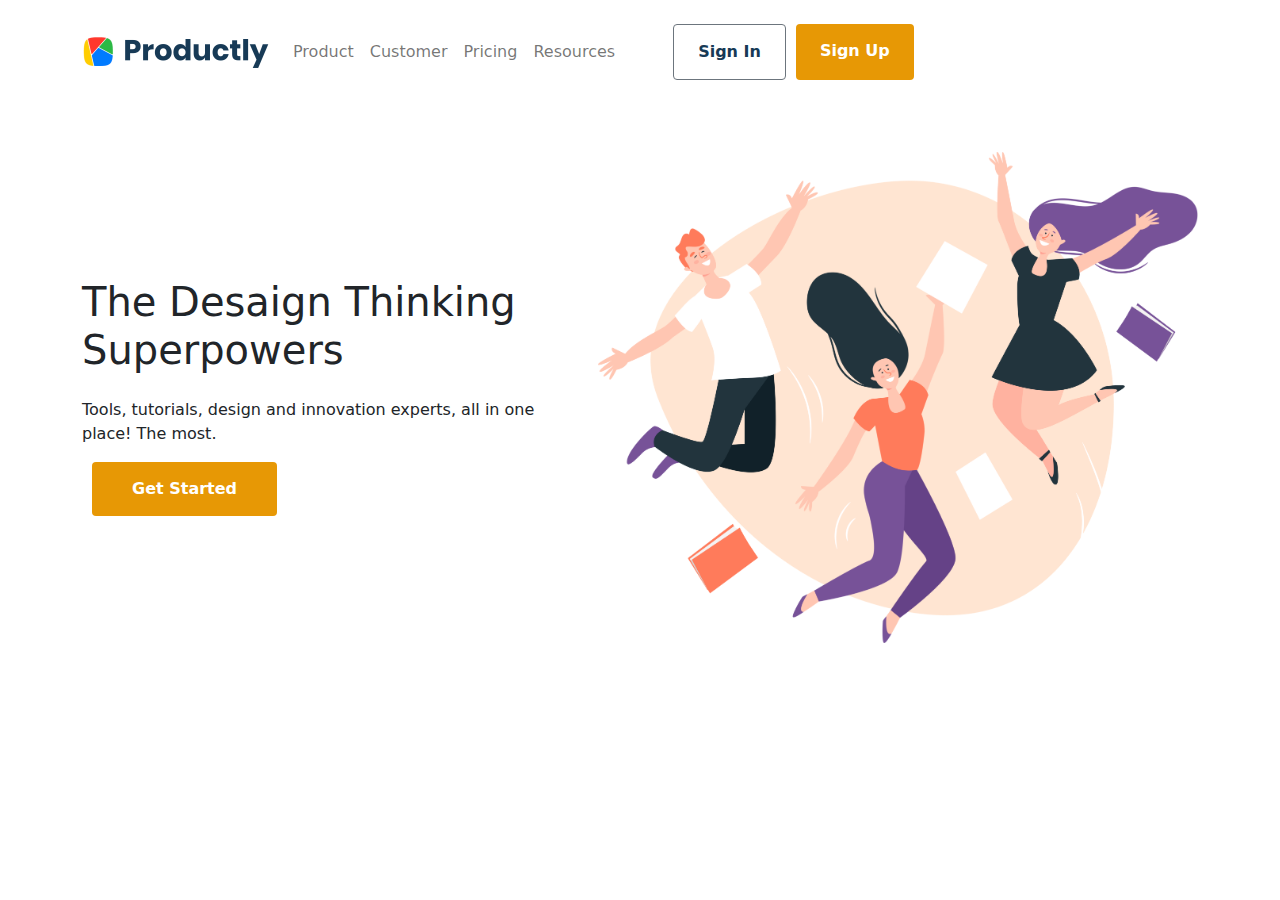
<file: index.html>
<!DOCTYPE html>
<html lang="en">
<head>
    <meta charset="UTF-8">
    <meta name="viewport" content="width=device-width, initial-scale=1.0">
    <title>Mohamad Rafli</title>

    <link rel="stylesheet" href="css/bootstrap.css" />
    <link rel="stylesheet" href="css/custom.css" />

</head>
<body>

    <nav class="navbar py-4 navbar-expand-lg navbar-light">
        <div class="container">
            <a class="navbar-brand" href="#">
                <img src ="images/logo.png" width="187" alt="">
            </a>
            <button class="navbar-toggler" type="button" data-toggle="collapse" data-target="#navbarNav" aria-controls="navbarNav" aria-expanded="false" aria-label="Toggle navigation">
                <span class="navbar-toggler-icon"></span>
            </button>
            
            <div class="collapse navbar-collapse" id="navbarSupportedContent">
                <ul class="navbar-nav ml-auto">
                    <li class="nav-item active align-self-center">
                        <a class="nav-link" href="#">Product</a>
                    </li>
                    <li class="nav-item align-self-center">
                        <a class="nav-link" href="#">Customer</a>
                    </li>
                    <li class="nav-item align-self-center">
                        <a class="nav-link" href="#">Pricing</a>
                    </li>
                    <li class="nav-item align-self-center">
                        <a class="nav-link" href="#">Resources</a>
                    </li>
                    <a class="btn px-4 btn-secondary" href="#" role="button">Sign In</a>
                    <a class="btn px-4 btn-primary" href="#" role="button">Sign Up</a>
                </ul>
            </div>
        </div>
    </nav>

    <section class="herobwa mt-5">
        <div class="container">
            <div class="row">
                <div class="col align-self-center">
                    <h1 class="mb-4">
                        The Desaign Thinking Superpowers
                    </h1>
                    <p>
                        Tools, tutorials, design and innovation experts, all in one place! The most.
                    </p>
                    <a class="btn btn-primary" href="#" role="button">Get Started</a>
                </div>
                <div class="col d-none d-sm-block d-sm-none d-md-block">
                    <img width="600" src="images/hero-icon.png" alt="">
                </div>
            </div>
        </div>
    </section>


    <script type="text/javascript" src="js/bootstrap.js"></script>

    
</body>
</html>
</file>
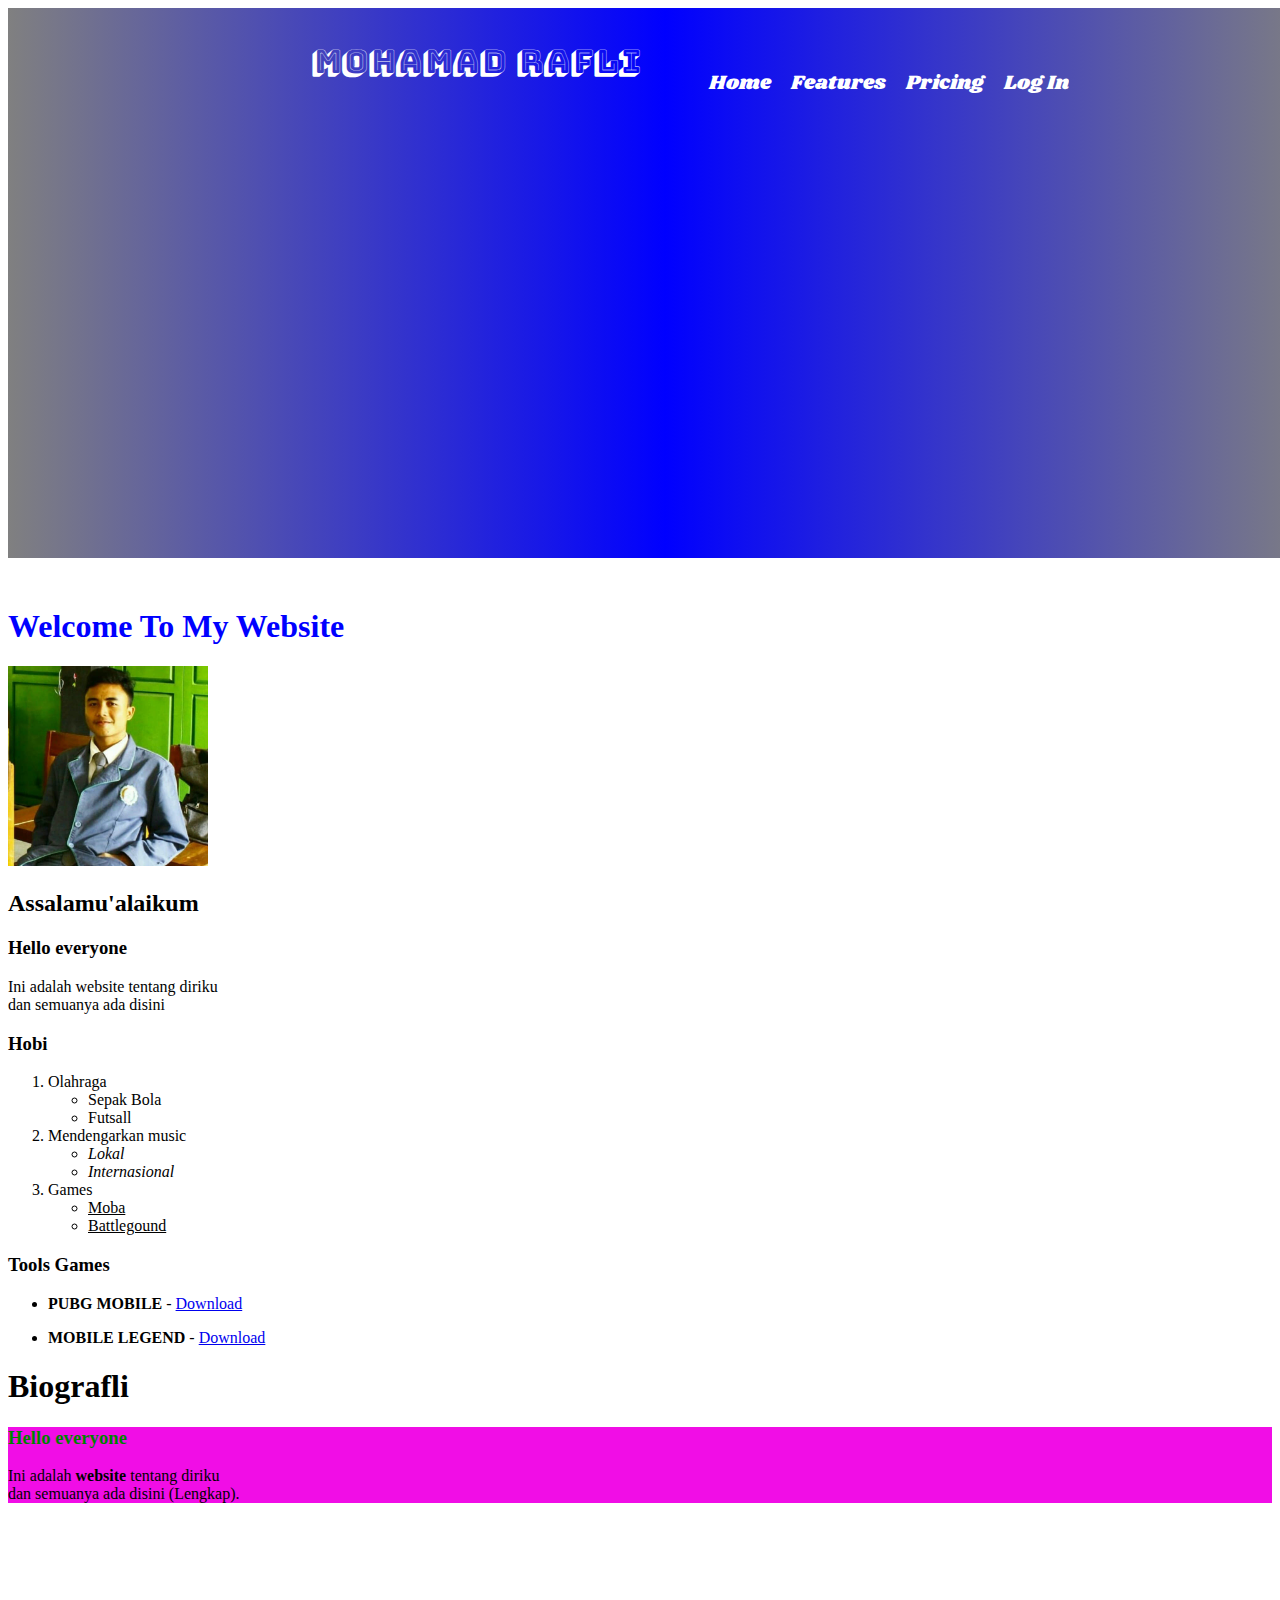
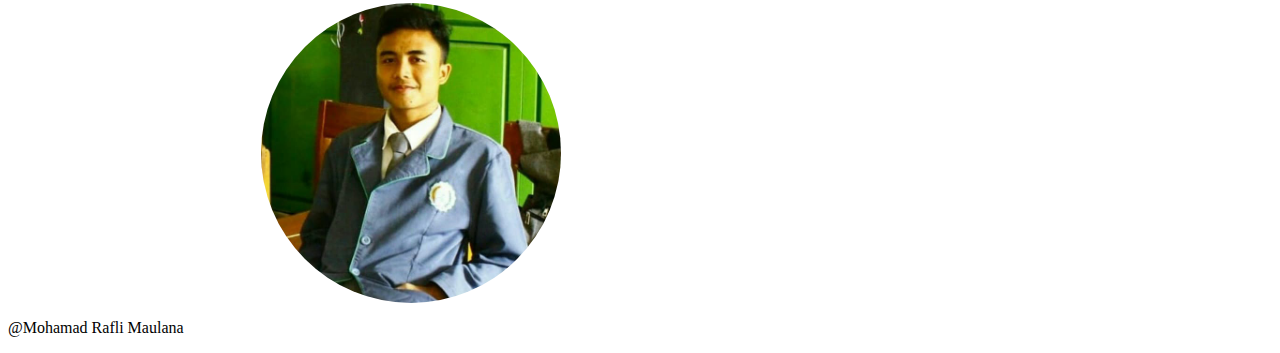
<file: bwahtml5/index.html>
<!DOCTYPE html>
<html lang="en">

<head>
    <meta charset="UTF-8">
    <meta name="viewport" content="width=device-width, initial-scale=1.0">
    <meta http-equiv="X-UA-Compatible" content="ie=edge">
    <title>Mohamad Rafli</title>

   <link rel="stylesheet" href="styles/main.css"/>

   <link href="https://fonts.googleapis.com/css2?family=Bungee+Shade&display=swap" rel="stylesheet">


</head>

<body>

    <nav class="header">
        <div class="container">
            <p class="logo">
                Mohamad Rafli
            </p>
            <ul class="navigation">
                <li>
                    <a href="login.html">Log In</a>
                </li>
                <li>
                    <a href="pricing.html">Pricing</a>
                </li>
                <li>
                    <a href="features.html">Features</a>
                </li>
                <li>
                    <a href="#">Home</a>
                </li>
            </ul>
        </div>
    </nav>

    <section>
    <h1><font color="blue">Welcome To My Website</font></h1>

    <img height="200" src="images/photo_2019-10-06_19-46-57.jpg"alt="Foto thumbnail kelas bwafwd dan bwamov">

    <h2>Assalamu'alaikum</h2>
    <h3>Hello everyone</h3>
    <p>
        Ini adalah website tentang diriku <br> dan semuanya ada disini
    </p>

    <h3>Hobi</h3>
    <ol>
        <li>Olahraga
            <ul>
                <li>
                    Sepak Bola
                </li>
                <li>
                    Futsall
                </li>
            </ul>
        </li>
        <li>Mendengarkan music</li>
        <ul>
            <li>
                <i>Lokal</i>
            </li>
            <li>
                <i>Internasional</i>
            </li>
        </ul>
    </li>
        <li>Games</li>
        <ul>
            <li>
                <u>Moba</u>
            </li>
            <li>
                <u>Battlegound</u>
            </li>
        </ul>
    </li>
    </ol>

    <h3>Tools Games</h3>
    <ul>
        <li><strong>PUBG MOBILE</strong> - <a target="_blank" href="https://play.google.com/store/apps/details?id=com.tencent.ig&hl=in&gl=US">Download</a></li>
        </ul>
        <ul>
            <li><strong>MOBILE LEGEND</strong> - <a target="_blank" href="https://play.google.com/store/apps/details?id=com.mobile.legends&hl=in&gl=US">Download</a></li>
            </ul>
    </section>

    <section>
        <h1>Biografli</h1>
        <div class="fitur">
        <h3>
            <font color="green">Hello everyone</font>
        </h3>
        <p>
            <font color="black">Ini adalah <strong>website</strong> tentang diriku <br> dan semuanya ada disini (Lengkap).</font>
        </p>
        </div>
    </section>

    <div class="parent">
        <div class="container">
            <div class="icon-kelas">

            </div>
        </div>
    </div>
    
    <footer>
        <p>
            @Mohamad Rafli Maulana
        </p>
    </footer>
</body>

</html>
</file>
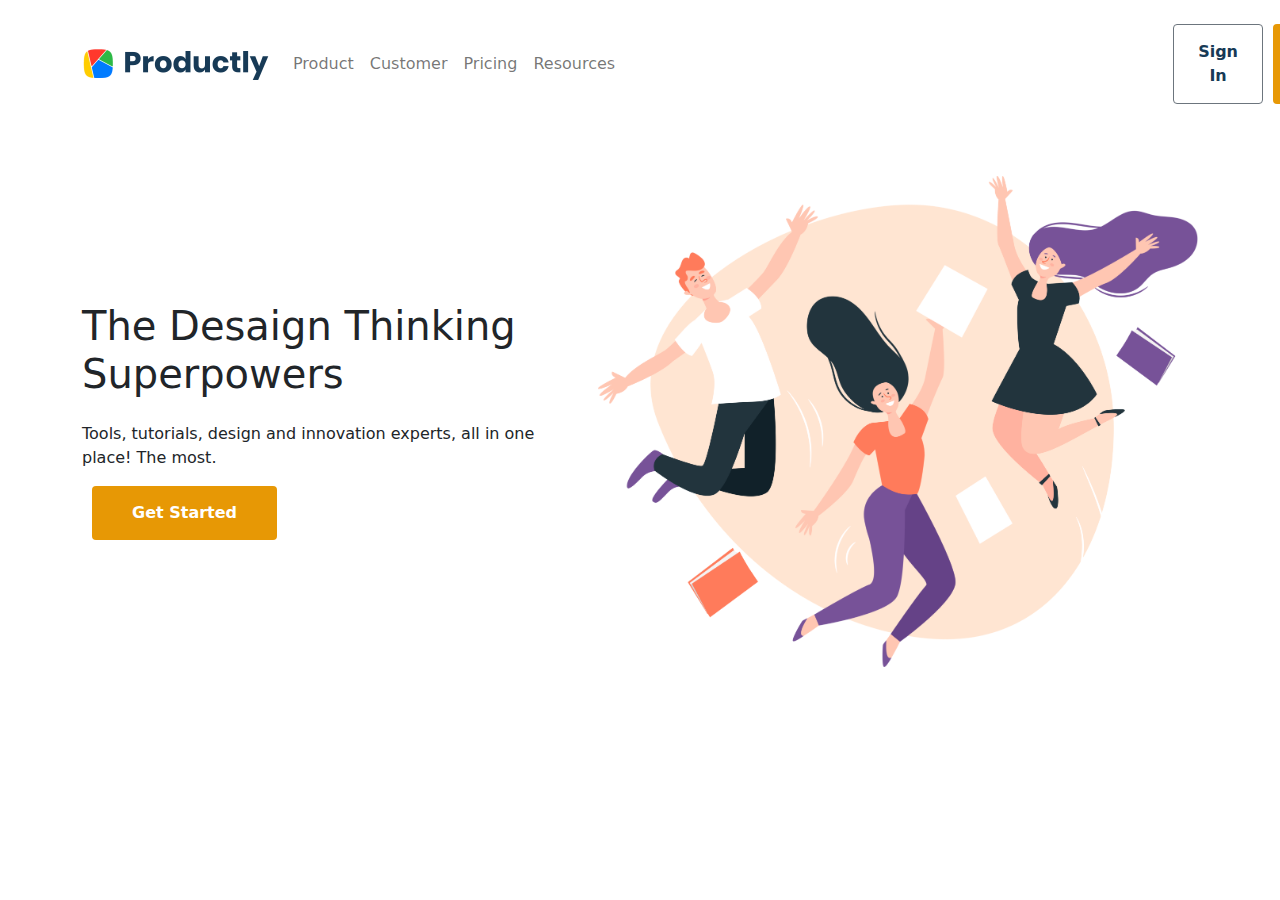
<file: bwahtml5/bootstrap/index.html>
<!DOCTYPE html>
<html lang="en">
<head>
    <meta charset="UTF-8">
    <meta name="viewport" content="width=device-width, initial-scale=1.0">
    <title>Mohamad Rafli</title>

    <link rel="stylesheet" href="css/bootstrap.css" />
    <link rel="stylesheet" href="css/custom.css" />

</head>
<body>

    <nav class="navbar py-4 navbar-expand-lg navbar-light">
        <div class="container">
            <a class="navbar-brand" href="#">
                <img src ="images/logo.png" width="187" alt="">
            </a>
            <button class="navbar-toggler" type="button" data-toggle="collapse" data-target="#navbarNav" aria-controls="navbarNav" aria-expanded="false" aria-label="Toggle navigation">
                <span class="navbar-toggler-icon"></span>
            </button>
            
            <div class="collapse navbar-collapse" id="navbarSupportedContent">
                <ul class="navbar-nav ml-auto">
                    <li class="nav-item active align-self-center">
                        <a class="nav-link" href="#">Product</a>
                    </li>
                    <li class="nav-item align-self-center">
                        <a class="nav-link" href="#">Customer</a>
                    </li>
                    <li class="nav-item align-self-center">
                        <a class="nav-link" href="#">Pricing</a>
                    </li>
                    <li class="nav-item align-self-center">
                        <a class="nav-link" href="#">Resources</a>
                    </li>
                    <a class="btn px-4 btn-secondary" href="#" role="button">Sign In</a>
                    <a class="btn px-4 btn-primary" href="#" role="button">Sign Up</a>
                </ul>
            </div>
        </div>
    </nav>

    <section class="herobwa mt-5">
        <div class="container">
            <div class="row">
                <div class="col align-self-center">
                    <h1 class="mb-4">
                        The Desaign Thinking Superpowers
                    </h1>
                    <p>
                        Tools, tutorials, design and innovation experts, all in one place! The most.
                    </p>
                    <a class="btn btn-primary" href="#" role="button">Get Started</a>
                </div>
                <div class="col d-none d-sm-block d-sm-none d-md-block">
                    <img width="600" src="images/hero-icon.png" alt="">
                </div>
            </div>
        </div>
    </section>


    <script type="text/javascript" src="js/bootstrap.js"></script>

    
</body>
</html>
</file>
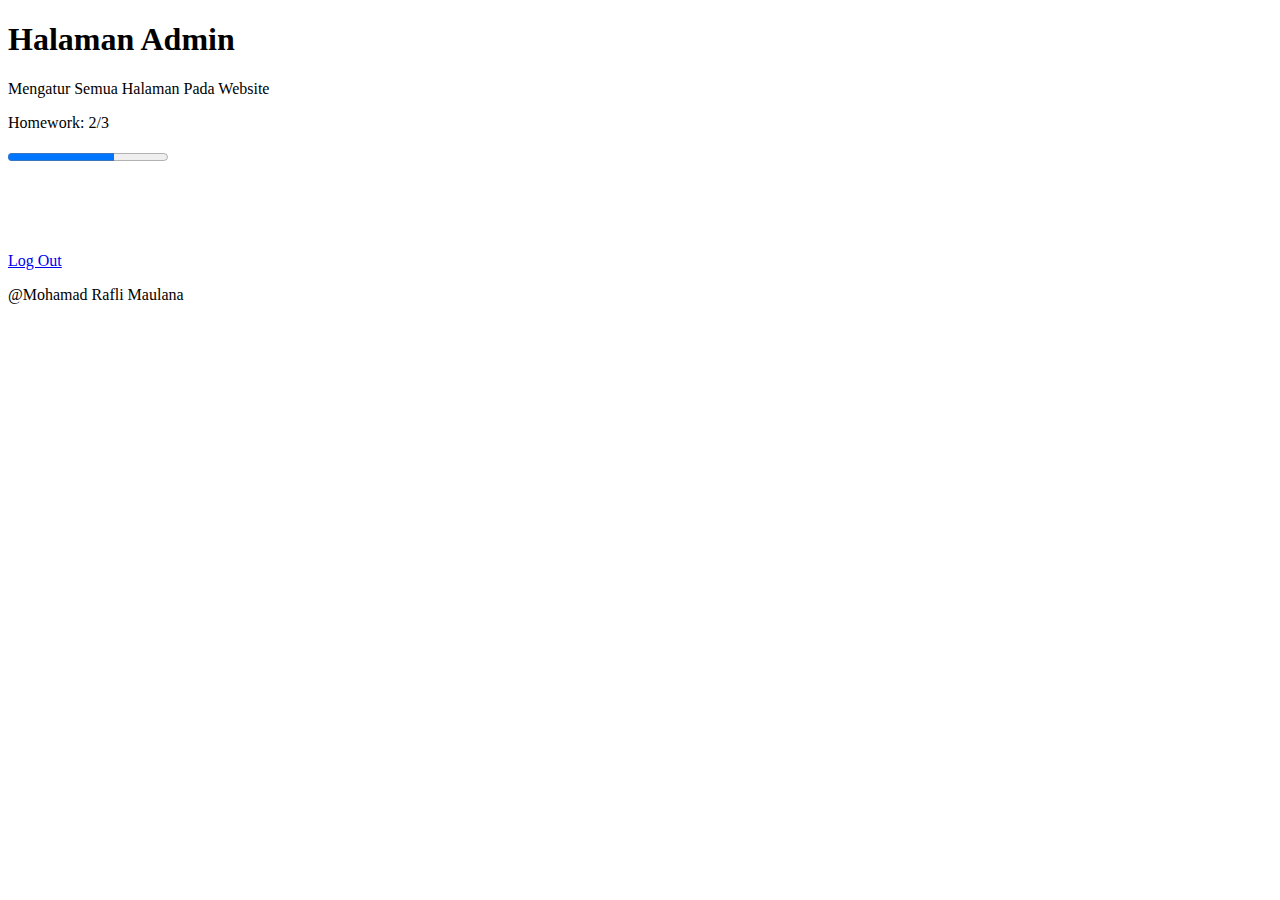
<file: bwahtml5/admin.html>
<!DOCTYPE html>
<html lang="en">
<head>
    <meta charset="UTF-8">
    <meta name="viewport" content="width=device-width, initial-scale=1.0">
    <title>Admin</title>
</head>
<body>

    <section>
        <div>
            <h1>
                Halaman Admin
            </h1>
            <p>
                Mengatur Semua Halaman Pada Website
            </p>
            <p>
                Homework: 2/3
            </p>
            <p>
                <progress value="20" max="30"></progress>
            </p>
            <br><br><br>
            <p>
                <a href="login.html">Log Out</a>
            </p>
        </div>
    </section>

    <footer>
        <p>
            @Mohamad Rafli Maulana
        </p>
    </footer>
    
</body>
</html>
</file>
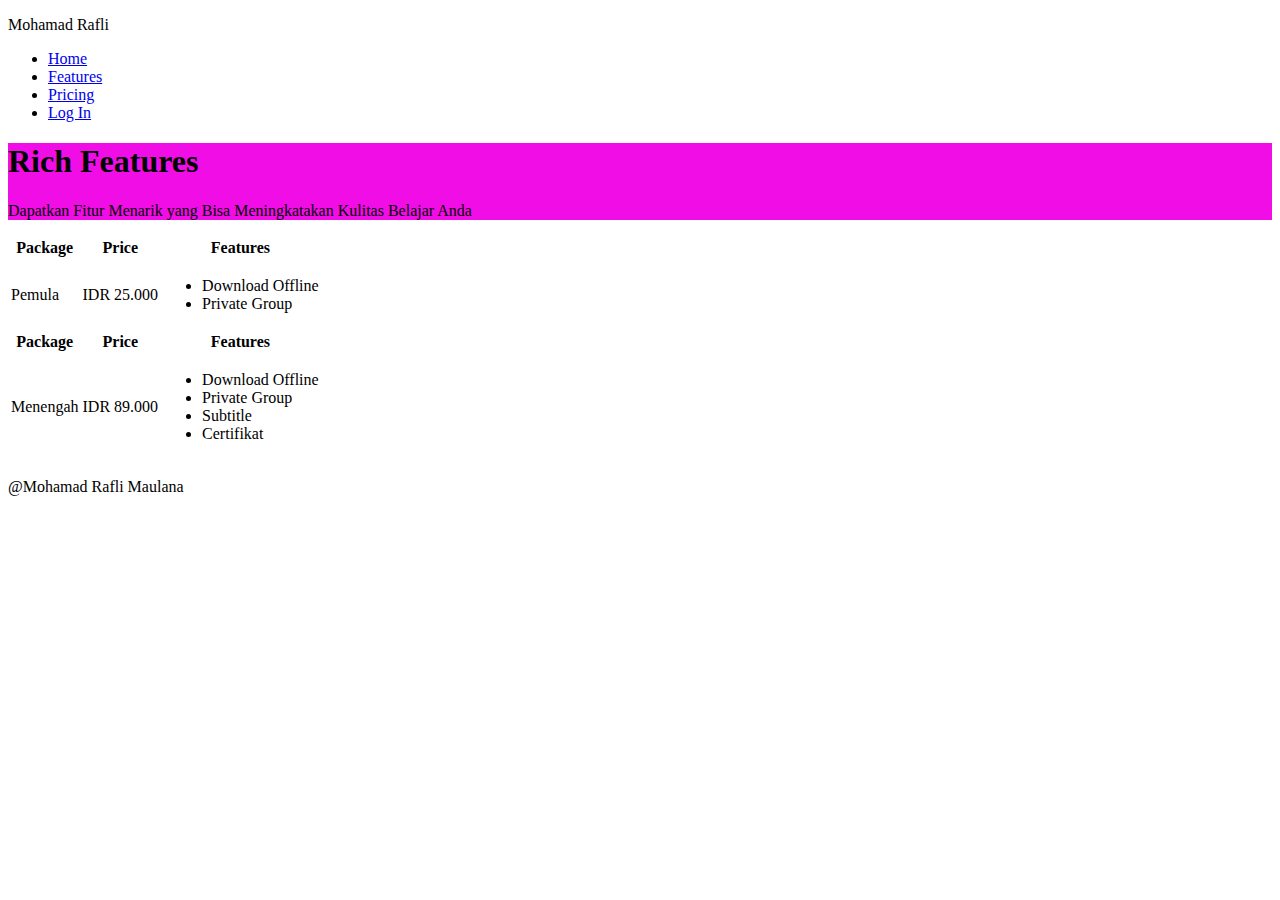
<file: bwahtml5/features.html>
<!DOCTYPE html>
<html lang="en">
<head>
    <meta charset="UTF-8">
    <meta name="viewport" content="width=device-width, initial-scale=1.0">
    <title>Features - Mohamad Rafli</title>

    <link rel="stylesheet" href="styles/main.css"/>

</head>
<body>
   
    <nav>
        <p>
            Mohamad Rafli
        </p>
        <ul>
            <li>
                <a href="index.html">Home</a>
            </li>
            <li>
                <a href="features.html">Features</a> 
            </li>
            <li>
                <a href="pricing.html">Pricing</a>
            </li>
            <li>
                <a href="login.html">Log In</a>
            </li>
        </ul>
    </nav> 

    <section>
        <div class="fitur">
            <h1>
                Rich Features
            </h1>
            <p>
                Dapatkan Fitur Menarik yang Bisa Meningkatakan Kulitas Belajar Anda
            </p>
        </div>
        <div>
            <table>
                <tr>
                    <th>
                        Package
                    </th>
                    <th>
                        Price
                    </th>
                    <th>
                        Features
                    </th>
                </tr>
                <tr>
                    <td>
                        Pemula
                    </td>
                    <td>
                        IDR 25.000
                    </td>
                    <td>
                        <ul>
                            <li>
                                Download Offline
                            </li>
                            <li>
                                Private Group
                            </li>
                        </ul>
                    </td>
                </tr>
                <tr>
                    <th>
                        Package
                    </th>
                    <th>
                        Price
                    </th>
                    <th>
                        Features
                    </th>
                </tr>
                <tr>
                    <td>
                        Menengah
                    </td>
                    <td>
                        IDR 89.000
                    </td>
                    <td>
                        <ul>
                            <li>
                                Download Offline
                            </li>
                            <li>
                                Private Group
                            </li>
                            <li>
                                Subtitle
                            </li>
                            <li>
                                Certifikat
                            </li>
                        </ul>
                    </td>
                </tr>
            </table>
        </div>
    </section>

    <footer>
        <p>
            @Mohamad Rafli Maulana
        </p>
    </footer>
    
</body>
</html>
</file>
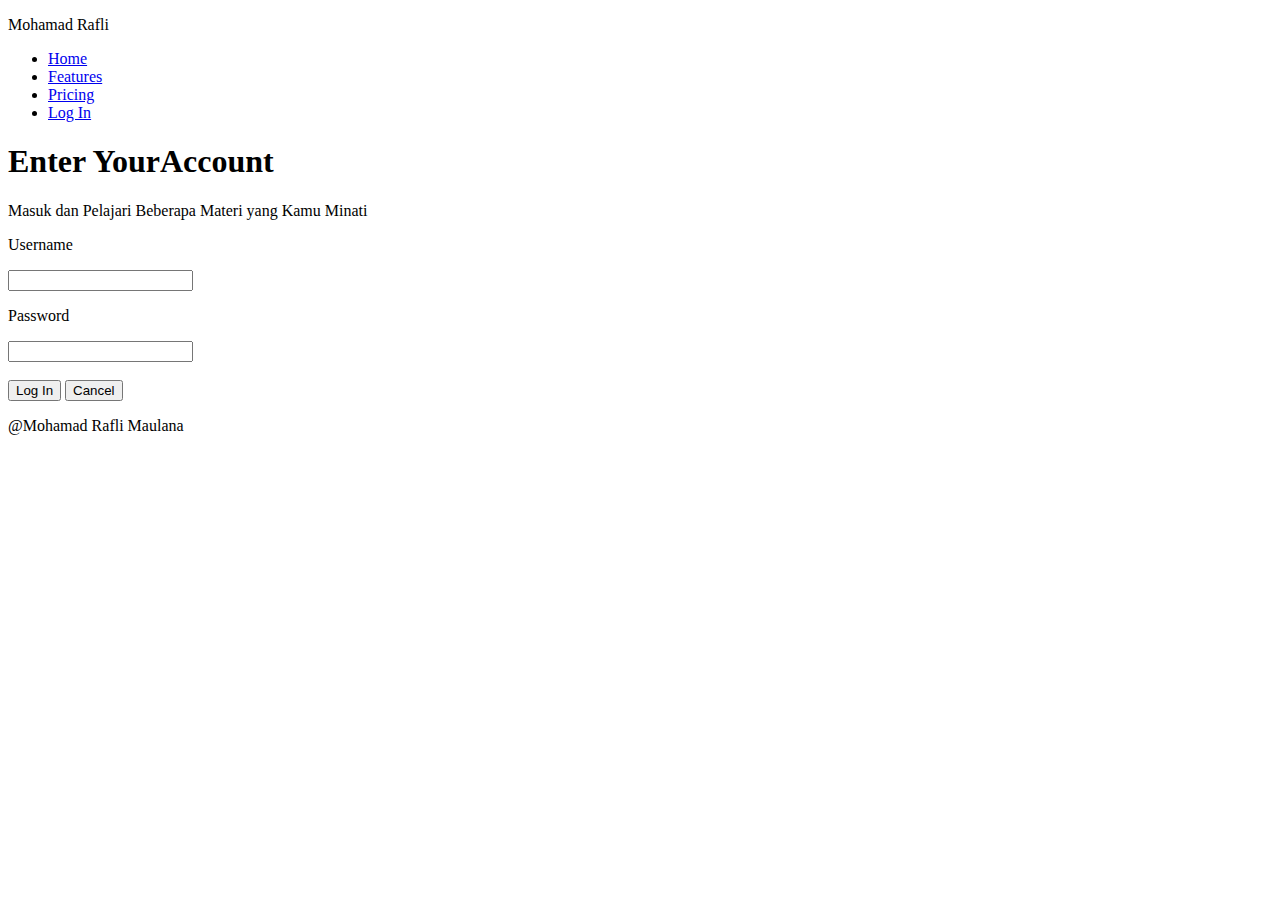
<file: bwahtml5/login.html>
<!DOCTYPE html>
<html lang="en">
<head>
    <meta charset="UTF-8">
    <meta name="viewport" content="width=device-width, initial-scale=1.0">
    <title>Login</title>
</head>
<body>

    <nav>
        <p>
            Mohamad Rafli
        </p>
        <ul>
            <li>
                <a href="index.html">Home</a>
            </li>
            <li>
                <a href="features.html">Features</a> 
            </li>
            <li>
                <a href="pricing.html">Pricing</a>
            </li>
            <li>
                <a href="login.html">Log In</a>
            </li>
        </ul>
    </nav> 

    <section>
        <div>
            <h1>
                Enter YourAccount
            </h1>
            <p>
                Masuk dan Pelajari Beberapa Materi yang Kamu Minati
            </p>
        </div>
        <div>
            
            <form action="admin.html">
                <p>
                    Username
                </p>
                    <input type="text" name="Username" />
                <p>
                    Password
                </p>
                    <input type="Password" name="Password" />
                    <br>
                    <br>
                    <button type="submit">Log In</button>
                    <button type="reset">Cancel</button>
            </form>
        </div>
    </section>

    <footer>
        <p>
            @Mohamad Rafli Maulana
        </p>
    </footer>
    
</body>
</html>
</file>
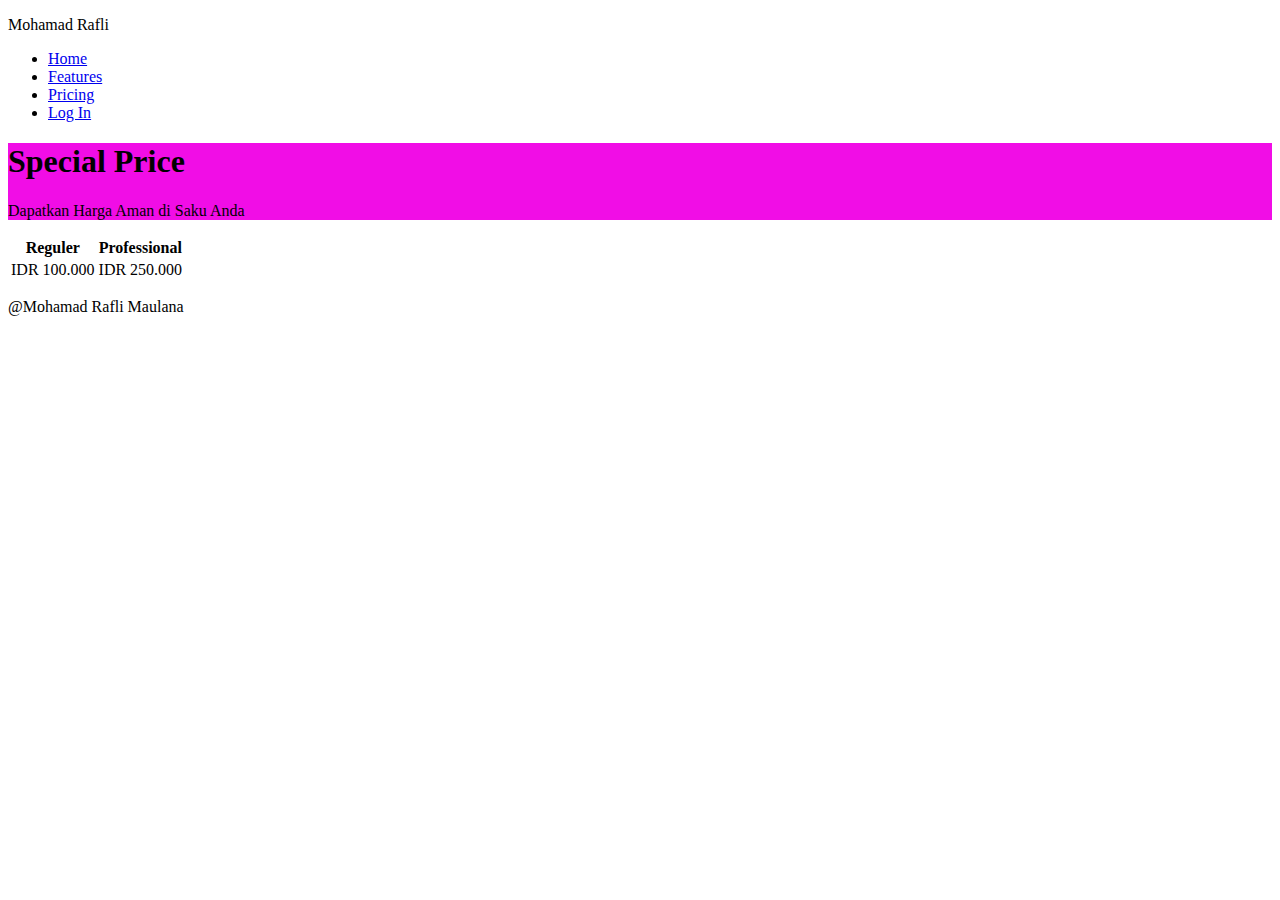
<file: bwahtml5/pricing.html>
<!DOCTYPE html>
<html lang="en">
<head>
    <meta charset="UTF-8">
    <meta name="viewport" content="width=device-width, initial-scale=1.0">
    <title>Pricing - Mohamad Rafli</title>

    <link rel="stylesheet" href="styles/main.css"/>

</head>
<body>
   
    <nav>
        <p>
            Mohamad Rafli
        </p>
        <ul>
            <li>
                <a href="index.html">Home</a>
            </li>
            <li>
                <a href="features.html">Features</a> 
            </li>
            <li>
                <a href="pricing.html">Pricing</a>
            </li>
            <li>
                <a href="login.html">Log In</a>
            </li>
        </ul>
    </nav> 

    <section>
        <div class="fitur">
            <h1>
                Special Price
            </h1>
            <p>
                Dapatkan Harga Aman di Saku Anda
            </p>
        </div>
        <div>
            <table>
                <tr>
                    <th>
                        Reguler
                    </th>
                    <th>
                        Professional
                    </th>
                </tr>
                <tr>
                    <td>
                        IDR 100.000
                    </td>
                    <td>
                        IDR 250.000
                    </td>
                    
                </tr>
            </table>
        </div>
    </section>

    <footer>
        <p>
            @Mohamad Rafli Maulana
        </p>
    </footer>
    
</body>
</html>
</file>
<file: css/custom.css>
.btn-primary {
    background: rgb(231, 152, 5);
    border: 0;
    padding: 15px 40px 15px 40px;
    font-size: 16px;
    font-weight: bold;
    margin-left: 10px;
}

.btn-primary:hover {
    background: rgb(202, 134, 6);
    border: 0;
}

.btn-secondary {
    background: none;
    border: 100%;
    padding: 15px 40px 15px 40px;
    font-size: 16px;
    font-weight: bold;
    color: #173A56;
    margin-left: 50px;
}

.btn-secondary:hover {
    background: rgb(202, 134, 6);
    
}
</file>
<file: bwahtml5/styles/main.css>
/* install fonts */
@font-face {
    font-family: ShrikhandRegular;
    src: url('../font/Shrikhand-Regular.ttf');
}

/* install fonts */
@font-face {
    font-family: VastShadow;
    src: url('../font/VastShadow-Regular.ttf');
}

.container {
    width: 60%;
    overflow: hidden;
    margin: auto;
}

.fitur { 
    background: rgb(241, 13, 230); 
}
.header {
    width: 100%;
    overflow: hidden;
    background: linear-gradient(to right, gray, blue, gray);
    padding-left: 50px;
    margin-bottom: 50px;
    height: 550px;
}

.header .logo {
    font-size: 32px;
    float: left;
    font-family: Bungee Shade;
    color: white;
}

.header .navigation {
    float: right;
    margin-top: 60px;
}

.header .navigation li {
    float: right;
    margin-left: 20px;
    font-size: 20px;
    display: block;
}

.header .navigation li a {
    color: white;
    text-decoration: none;
    font-family: ShrikhandRegular;
}

.header .navigation li a:hover {
    color: red;
    text-decoration: underline;
}

.icon-kelas{
    width:300px;
    height: 300px;
    background-image: url('..//images/photo_2019-10-06_19-46-57.jpg');
    background-size: cover;
    border-radius: 50%;
}

.parent {
    margin-top: 100px;
}
</file>
<file: bwahtml5/bootstrap/css/custom.css>
.btn-primary {
    background: rgb(231, 152, 5);
    border: 0;
    padding: 15px 40px 15px 40px;
    font-size: 16px;
    font-weight: bold;
    margin-left: 10px;
}

.btn-primary:hover {
    background: rgb(202, 134, 6);
    border: 0;
}

.btn-secondary {
    background: none;
    border: 100%;
    padding: 15px 40px 15px 40px;
    font-size: 16px;
    font-weight: bold;
    color: #173A56;
    margin-left: 550px;
}

.btn-secondary:hover {
    background: rgb(202, 134, 6);
    
}
</file>
